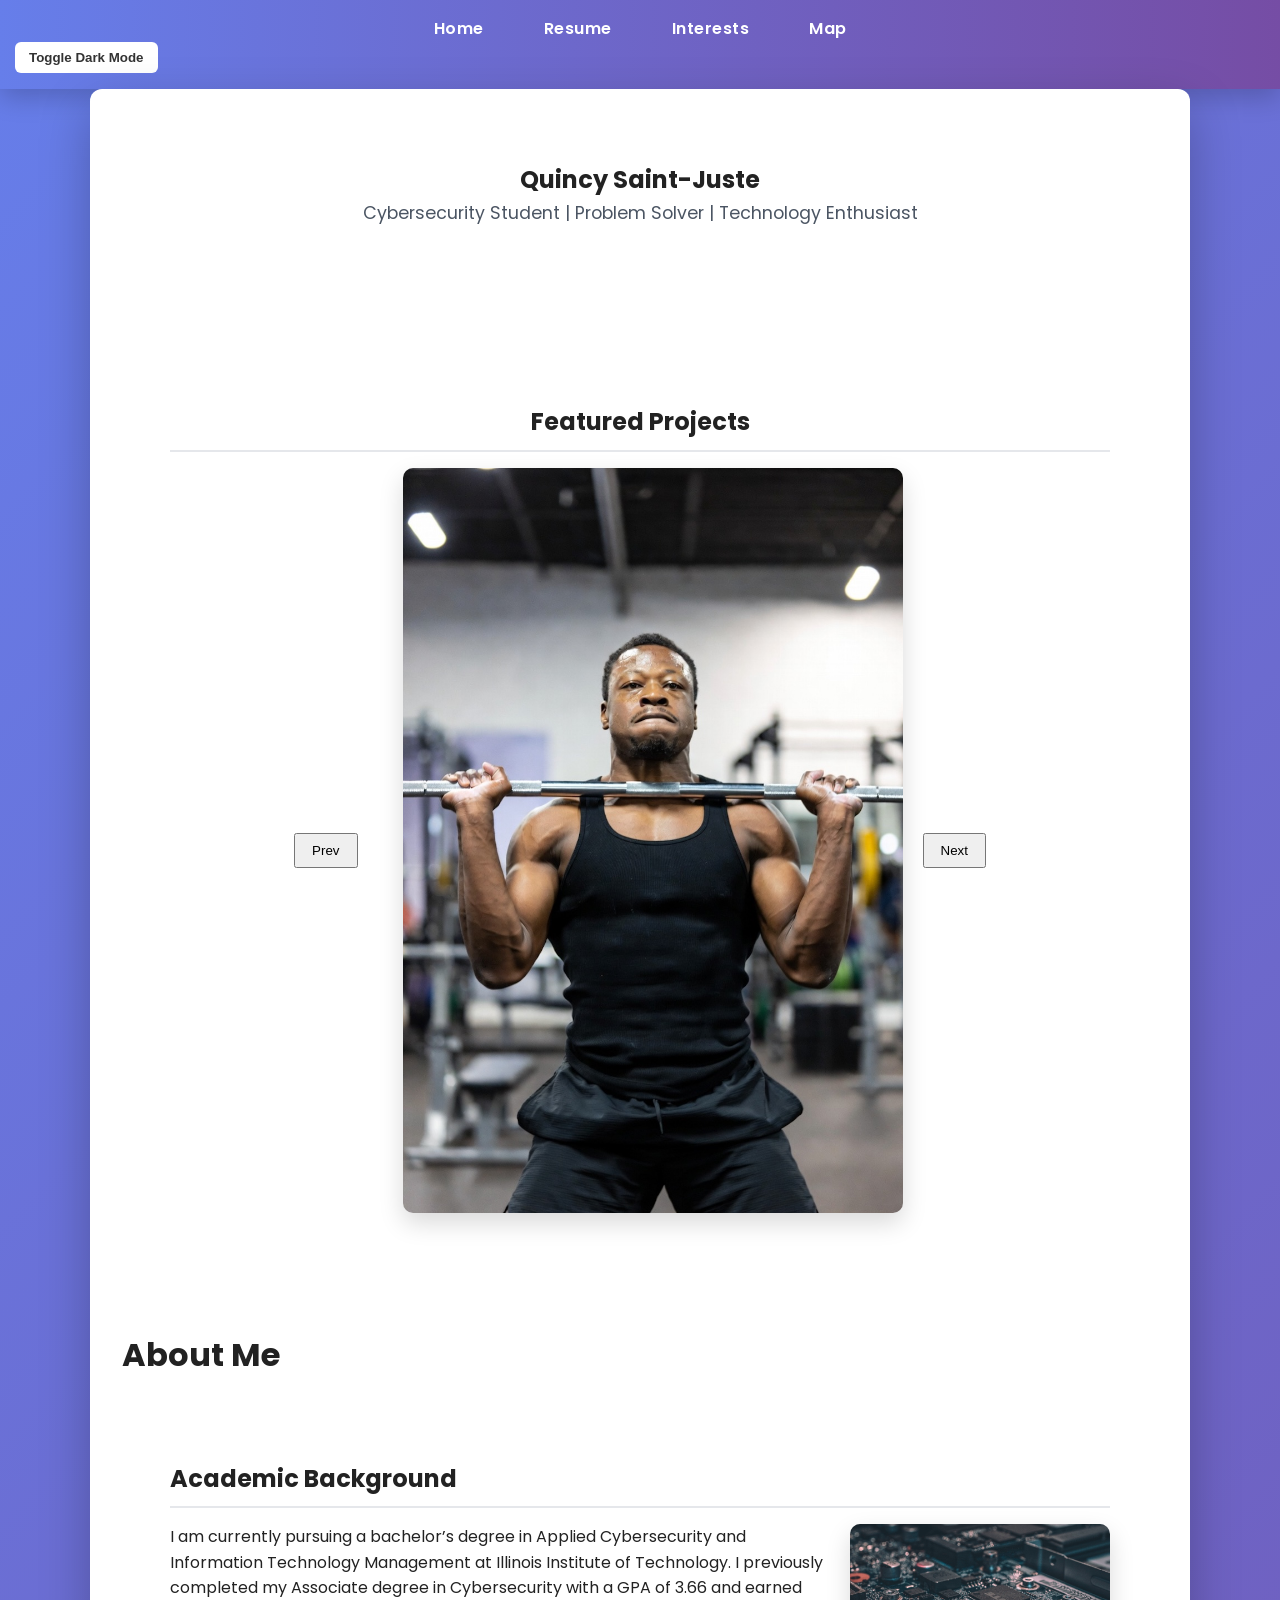
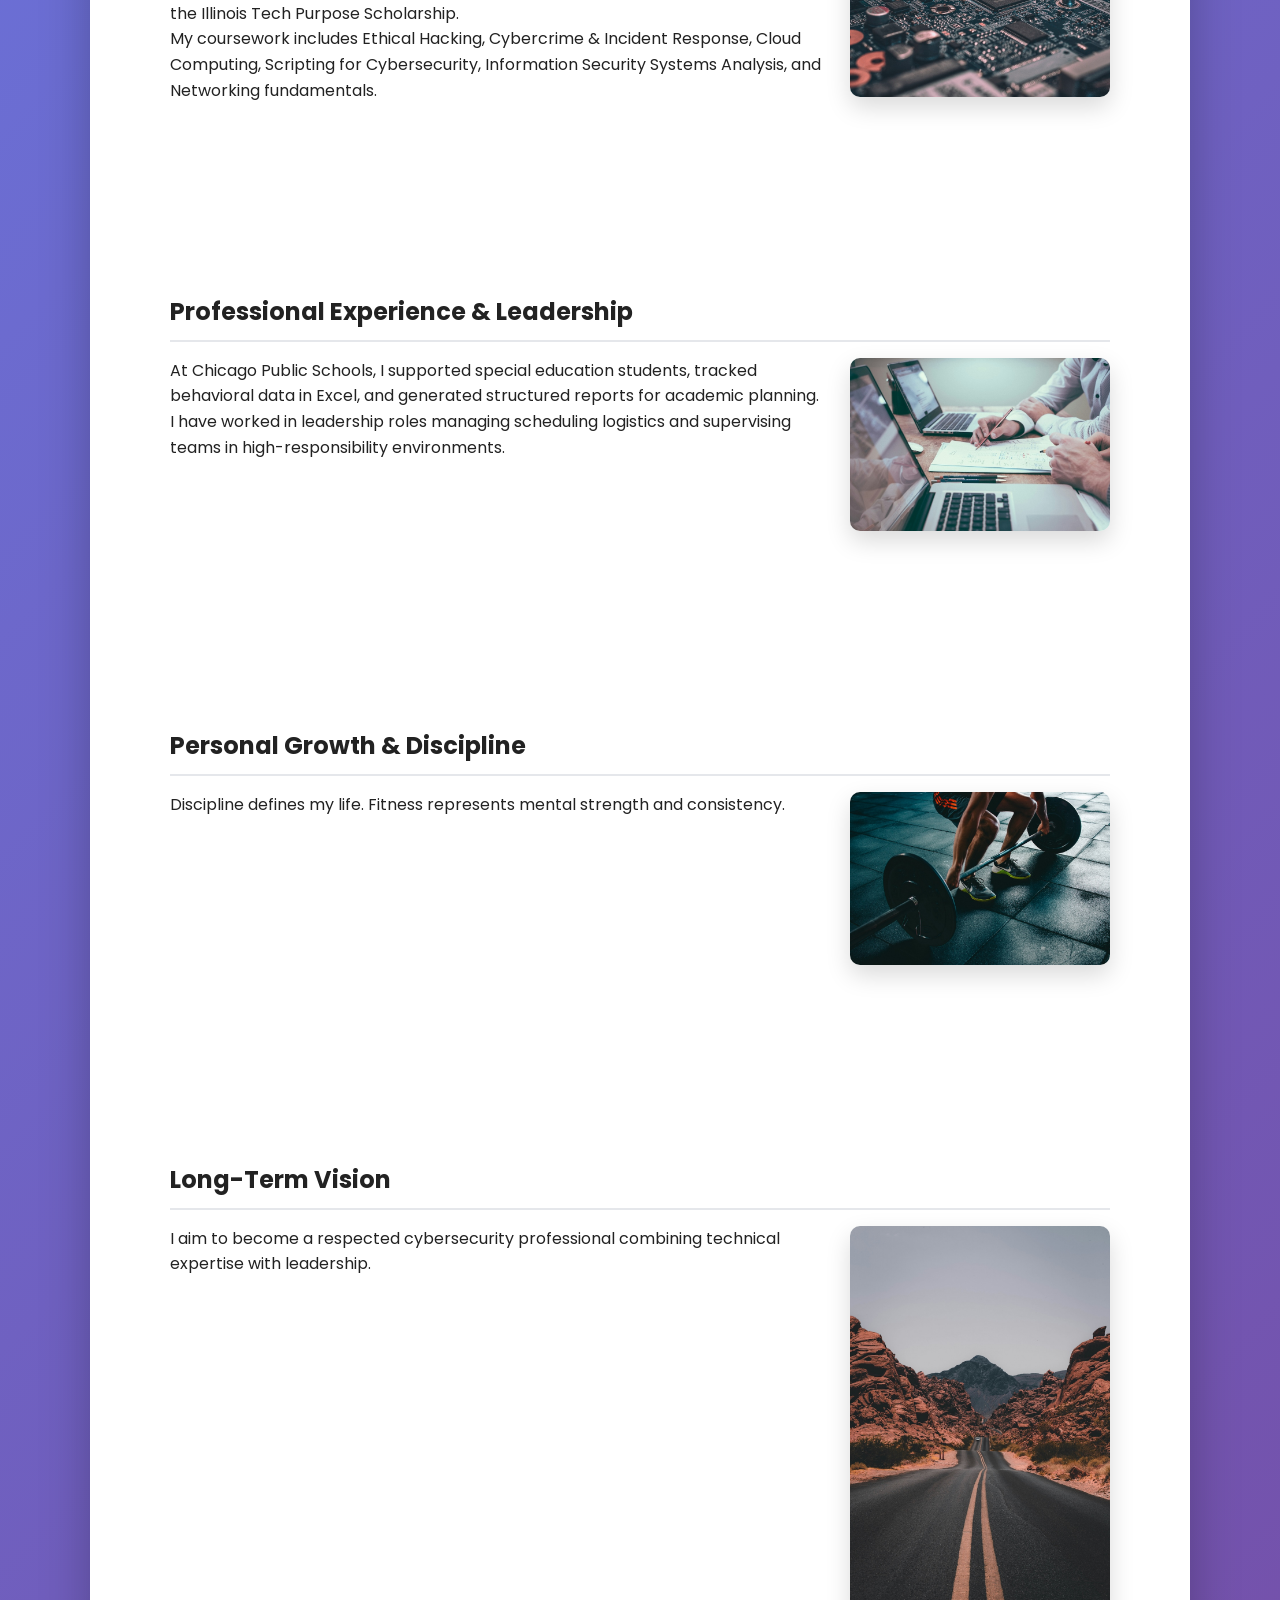
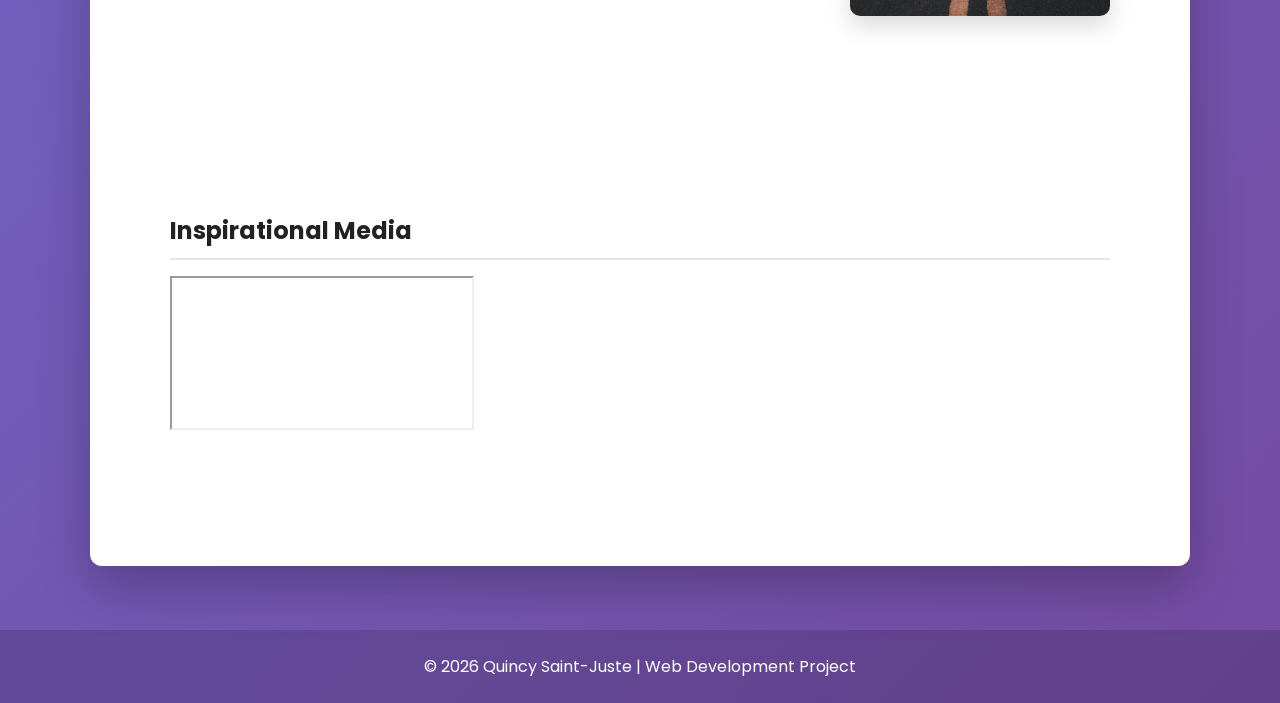
<file: index.html>
<!DOCTYPE html>
<html lang="en">
  <head>
    <meta charset="utf-8">
    <title>Home</title>
    <link rel="stylesheet" href="css/reset.css">
    <link rel="stylesheet" href="css/style.css">
    <script src="js/script.js" defer></script>
  </head>
  <body>
    <header>
      <nav>
        <ul>
          <li><a href="index.html">Home</a></li>
          <li><a href="resume.html">Resume</a></li>
          <li><a href="interests.html">Interests</a></li>
          <li><a href="map.html">Map</a></li>
        </ul>

        <button id="darkModeToggle">Toggle Dark Mode</button>

      </nav>
    </header>
    <main>

      <section class="hero">
          <h1>Quincy Saint-Juste</h1>
          <p>Cybersecurity Student | Problem Solver | Technology Enthusiast</p>
      </section>

      <section class="slider-section">
  <h2>Featured Projects</h2>

  <div class="slider-container">
    <button class="slider-btn" onclick="prevSlide()">Prev</button>

    <img id="slider-image" src="media/slide1.jpg" alt="Slider image">

    <button class="slider-btn" onclick="nextSlide()">Next</button>
  </div>
</section>
  
      <h1>About Me</h1>

      <section>
        <h2>Academic Background</h2>
        <img src="media/tech.jpg" alt="Close-up photograph of illuminated computer motherboard circuitry representing cybersecurity and information technology infrastructure">
        <p>
          I am currently pursuing a bachelor’s degree in Applied Cybersecurity and Information Technology Management at Illinois Institute of Technology. I previously completed my Associate degree in Cybersecurity with a GPA of 3.66 and earned the Illinois Tech Purpose Scholarship.
        </p>
        <p>
          My coursework includes Ethical Hacking, Cybercrime & Incident Response, Cloud Computing, Scripting for Cybersecurity, Information Security Systems Analysis, and Networking fundamentals.
        </p>
      </section>

      <section>
        <h2>Professional Experience & Leadership</h2>
        <img src="media/leadership.jpg" alt="Professional business meeting environment symbolizing leadership development and administrative experience">
        <p>
          At Chicago Public Schools, I supported special education students, tracked behavioral data in Excel, and generated structured reports for academic planning.
        </p>
        <p>
          I have worked in leadership roles managing scheduling logistics and supervising teams in high-responsibility environments.
        </p>
      </section>

      <section>
        <h2>Personal Growth & Discipline</h2>
        <img src="media/fitnesss.jpg" alt="Athlete lifting weights in gym environment representing physical discipline and mental resilience">
        <p>
          Discipline defines my life. Fitness represents mental strength and consistency.
        </p>
      </section>

      <section>
        <h2>Long-Term Vision</h2>
        <img src="media/vision.jpg" alt="Person standing at mountain overlook during sunrise representing long-term vision and goal setting">
        <p>
          I aim to become a respected cybersecurity professional combining technical expertise with leadership.
        </p>
      </section>

      <section>
        <h2>Inspirational Media</h2>
        <iframe
          src="https://www.youtube.com/embed/ZXsQAXx_ao0" title="Motivational speech about discipline and resilience" allowfullscreen>
        </iframe>
      </section>

    </main>

    <footer>
        <p>© 2026 Quincy Saint-Juste | Web Development Project</p>
    </footer>
    
    </body>
    </html>
</file>
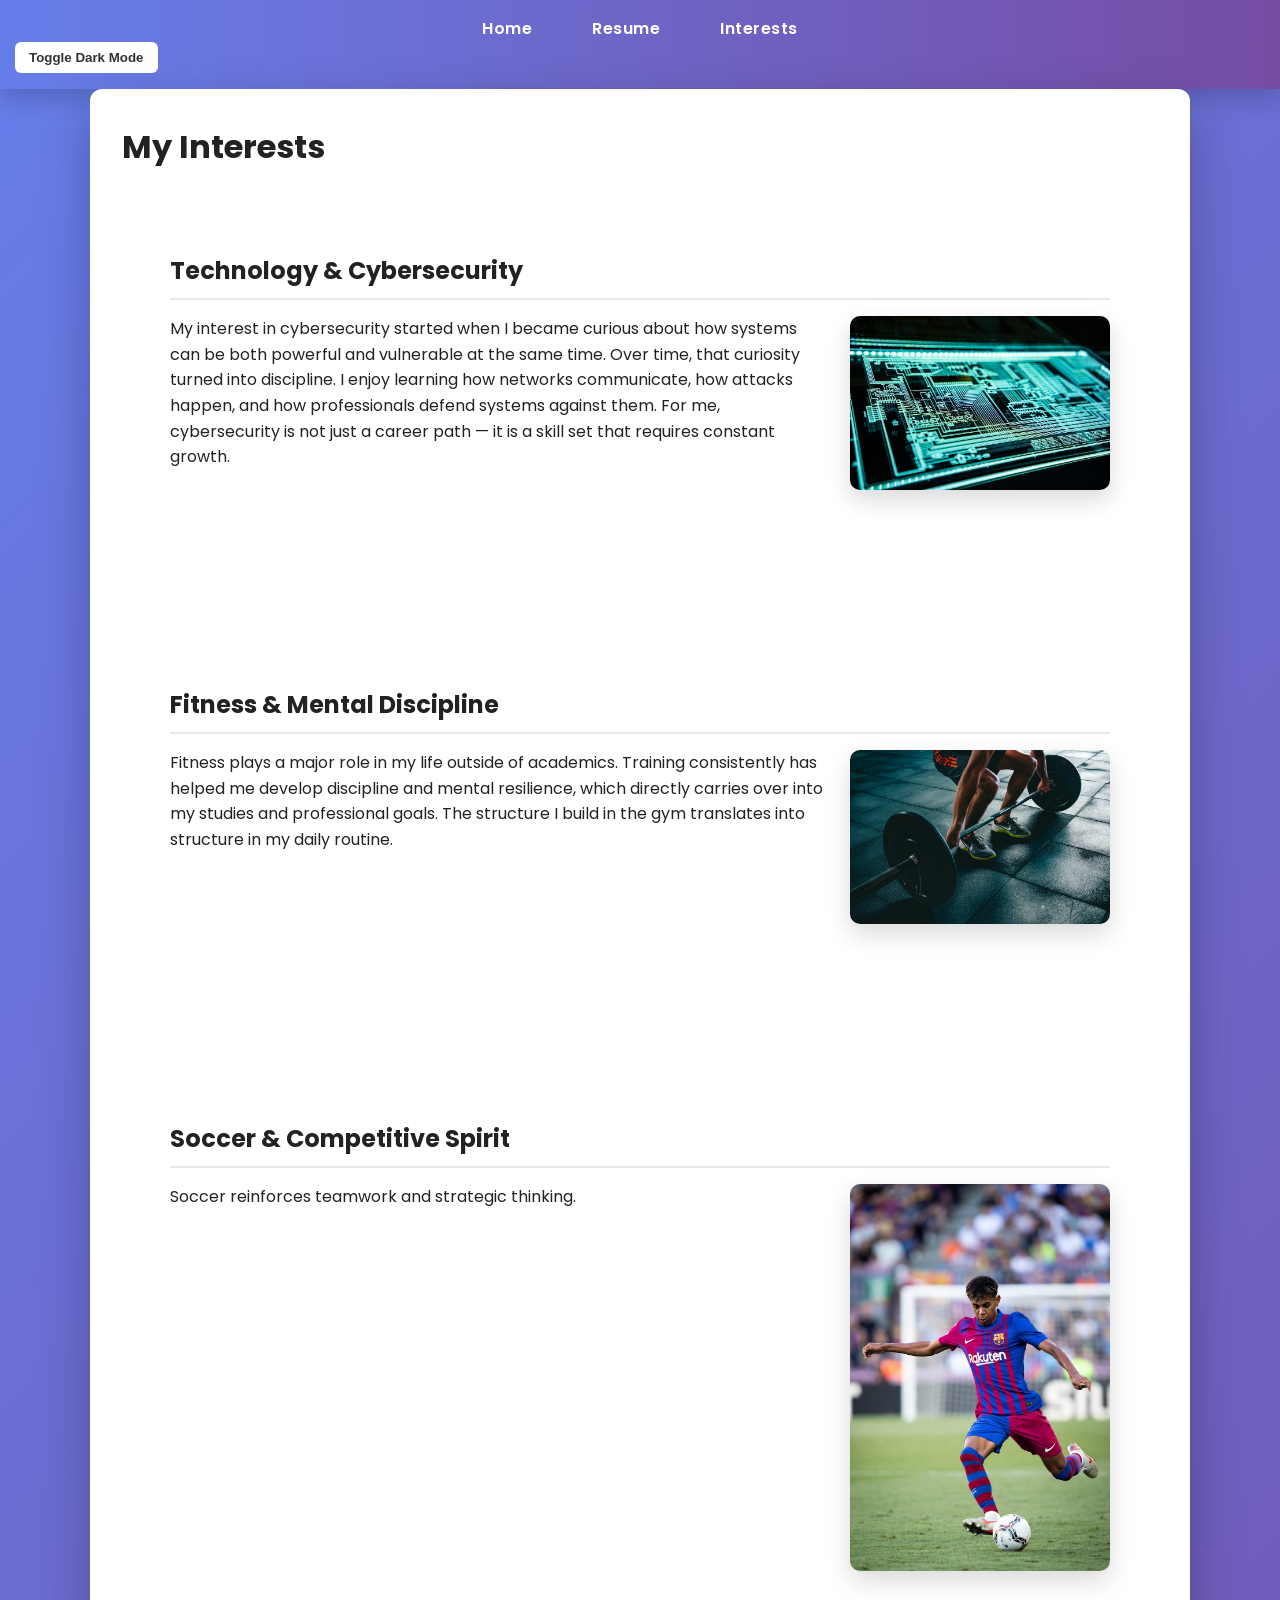
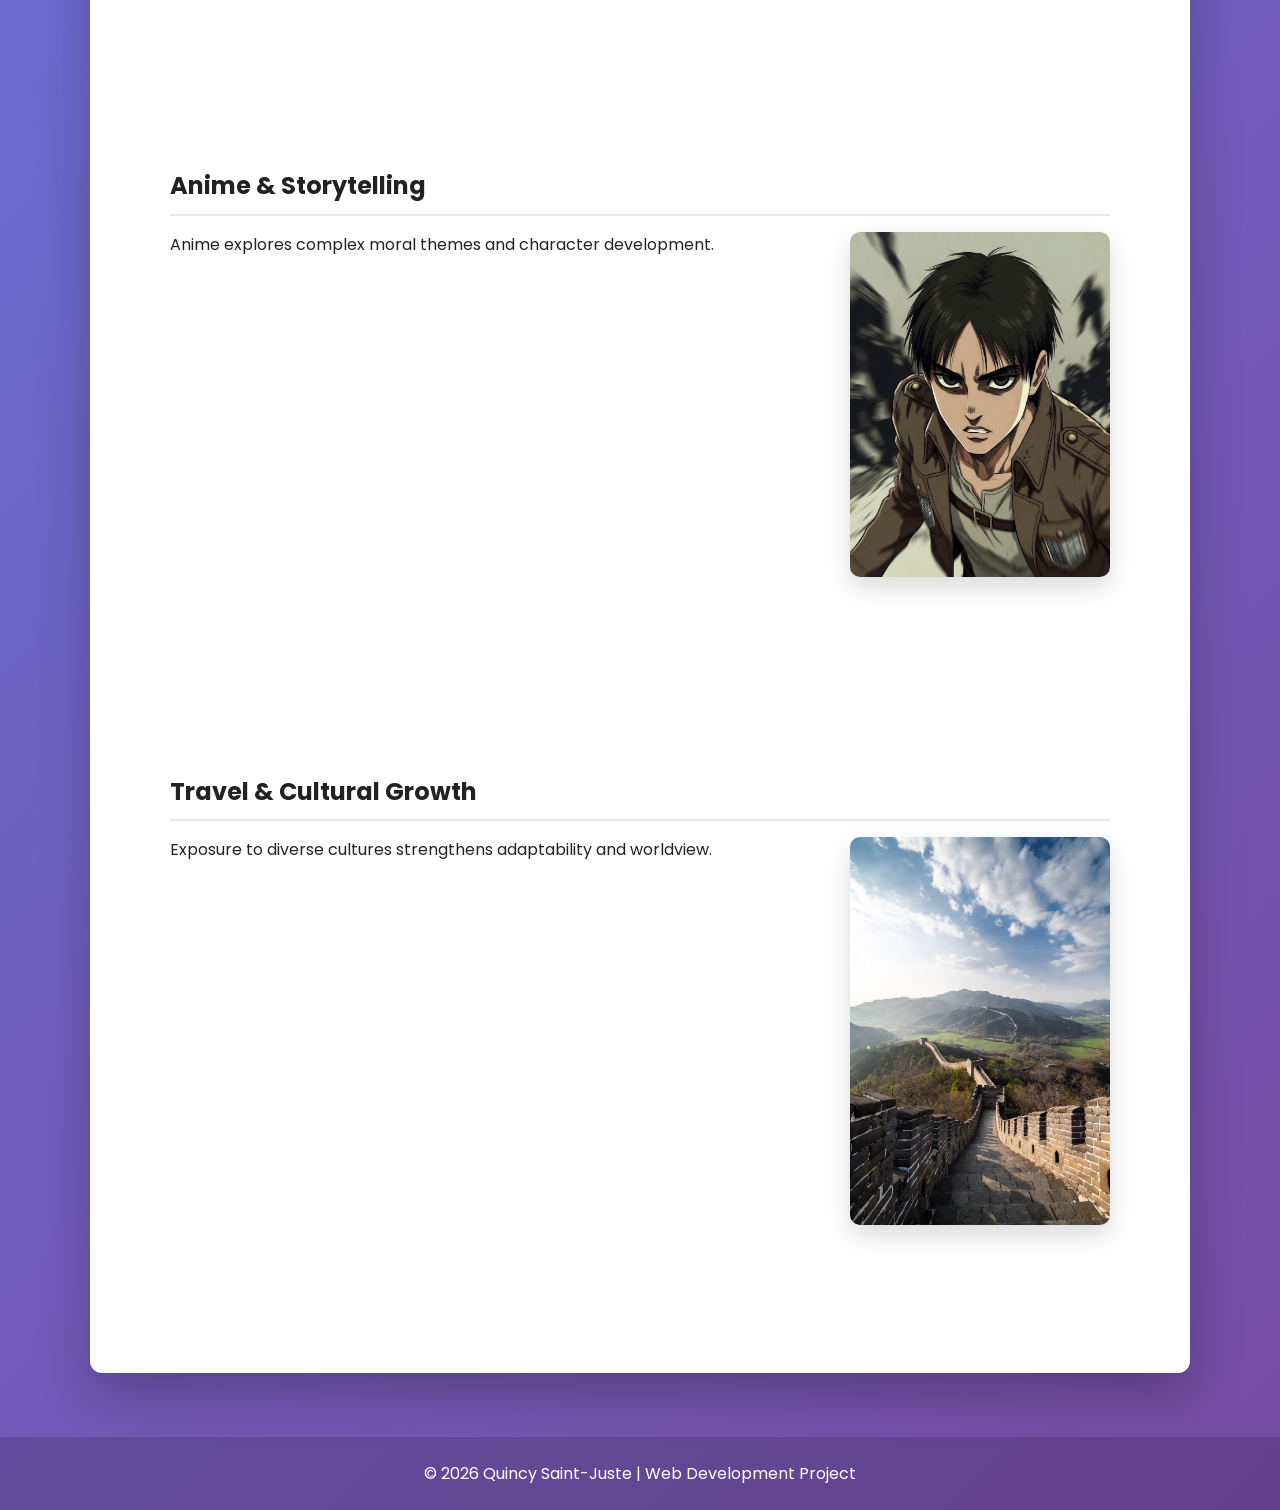
<file: interests.html>
<!DOCTYPE html>
<html lang="en">
  <head>
    <meta charset="utf-8">
    <title>Interests</title>
    <link rel="stylesheet" href="css/reset.css">
    <link rel="stylesheet" href="css/style.css">
    <script src="js/script.js" defer></script>
  </head>
  <body>
    <header>
      <nav>
        <ul>
          <li><a href="index.html">Home</a></li>
          <li><a href="resume.html">Resume</a></li>
          <li><a href="interests.html">Interests</a></li>
        </ul>

        <button id="darkModeToggle">Toggle Dark Mode</button>

      </nav>
    </header>
    <main>
      <h1>My Interests</h1>

      <section>
        <h2>Technology & Cybersecurity</h2>
        <img src="media/cyber.jpg" alt="Digital cybersecurity visualization showing encrypted network security interface">
        <p>
          My interest in cybersecurity started when I became curious about how systems can be both powerful and vulnerable at the same time. 
          Over time, that curiosity turned into discipline. I enjoy learning how networks communicate, how attacks happen, and how professionals defend systems against them. 
          For me, cybersecurity is not just a career path — it is a skill set that requires constant growth.
        </p>
      </section>

      <section>
        <h2>Fitness & Mental Discipline</h2>
        <img src="media/fitnesss.jpg" alt="Man performing strength training workout symbolizing discipline and mental toughness">
        <p>
          Fitness plays a major role in my life outside of academics. 
          Training consistently has helped me develop discipline and mental resilience, which directly carries over into my studies and professional goals. 
          The structure I build in the gym translates into structure in my daily routine.
        </p>
      </section>

      <section>
        <h2>Soccer & Competitive Spirit</h2>
        <img src="media/Soccer.jpg" alt="Professional soccer player competing on field demonstrating teamwork and competitive drive">
        <p>
          Soccer reinforces teamwork and strategic thinking.
        </p>
      </section>

      <section>
        <h2>Anime & Storytelling</h2>
        <img src="media/Eren.jpg" alt="Anime character Eren Yeager representing themes of determination and freedom">
        <p>
          Anime explores complex moral themes and character development.
        </p>
      </section>

      <section>
        <h2>Travel & Cultural Growth</h2>
        <img src="media/Travel.jpg" alt="Scenic travel landscape representing global awareness and cultural growth">
        <p>
          Exposure to diverse cultures strengthens adaptability and worldview.
        </p>
      </section>

    </main>

    <footer>
        <p>© 2026 Quincy Saint-Juste | Web Development Project</p>
    </footer>
    
    </body>
    </html>
</file>
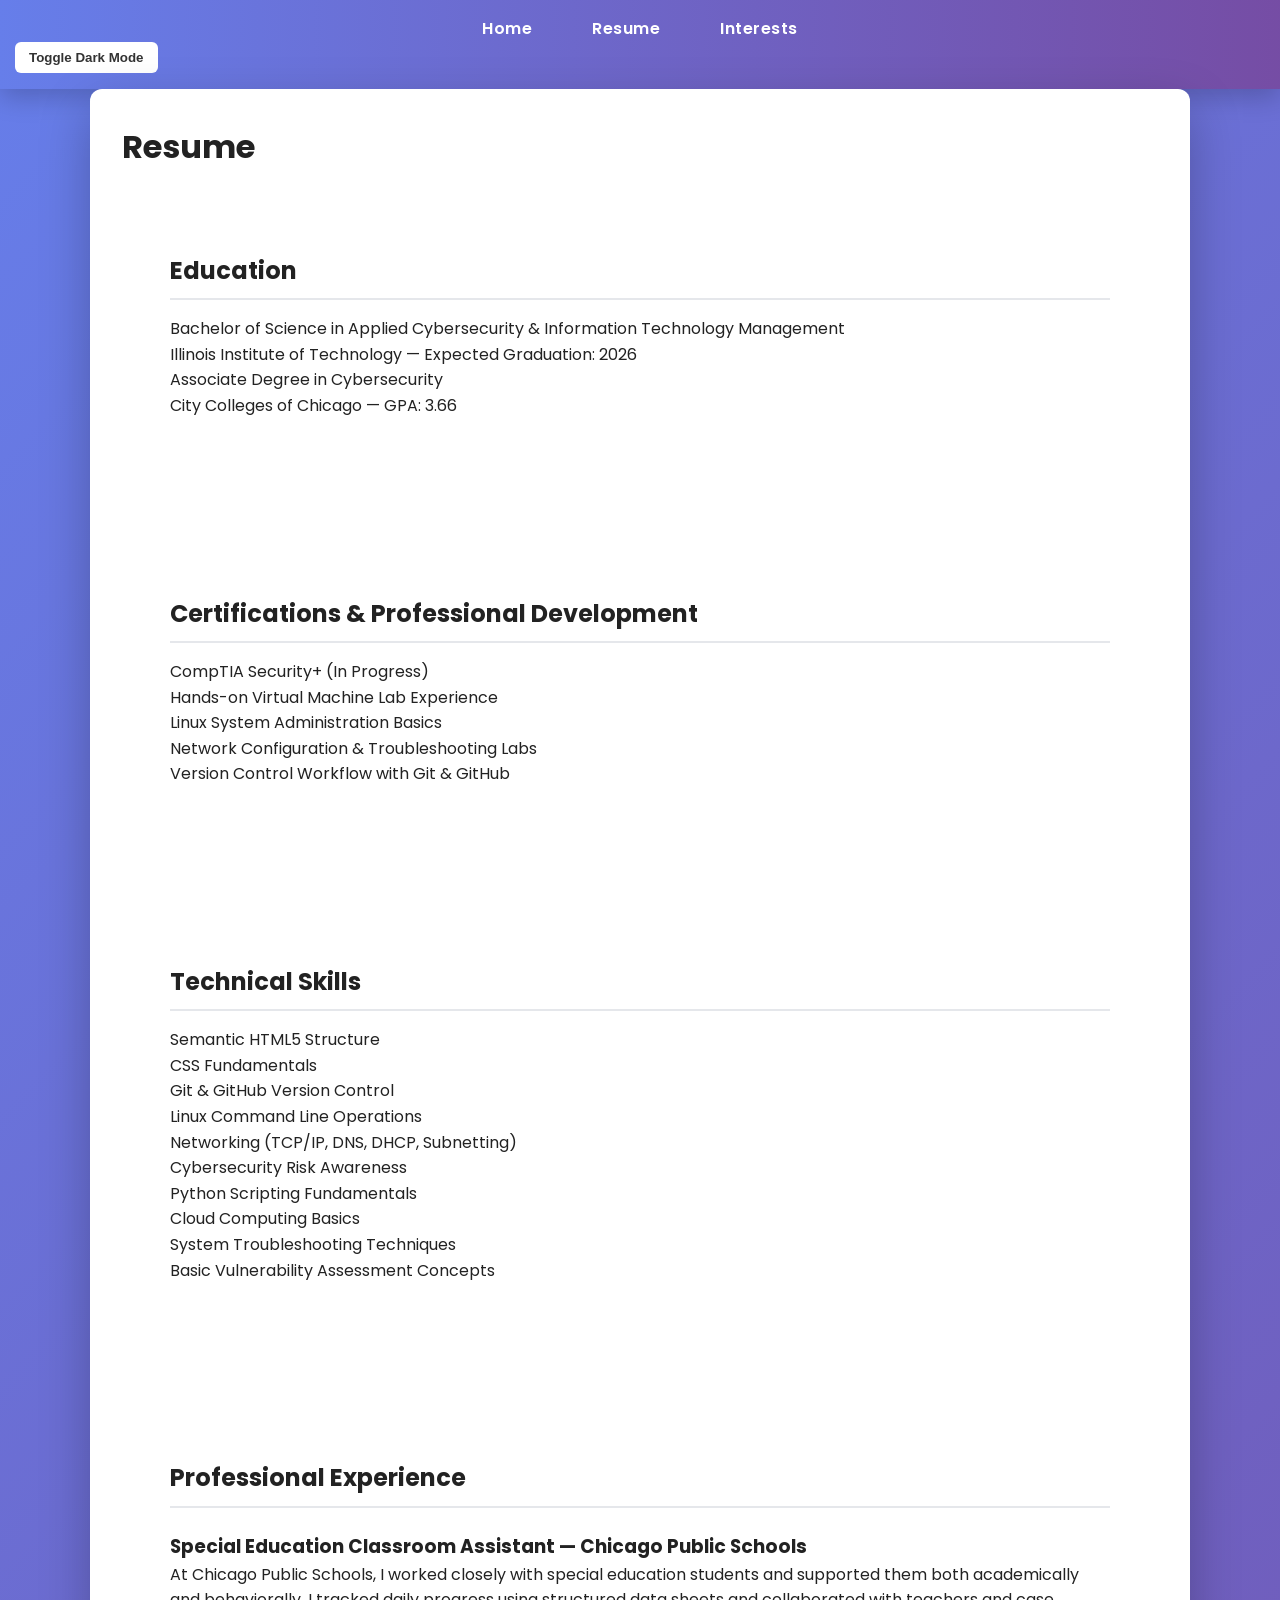
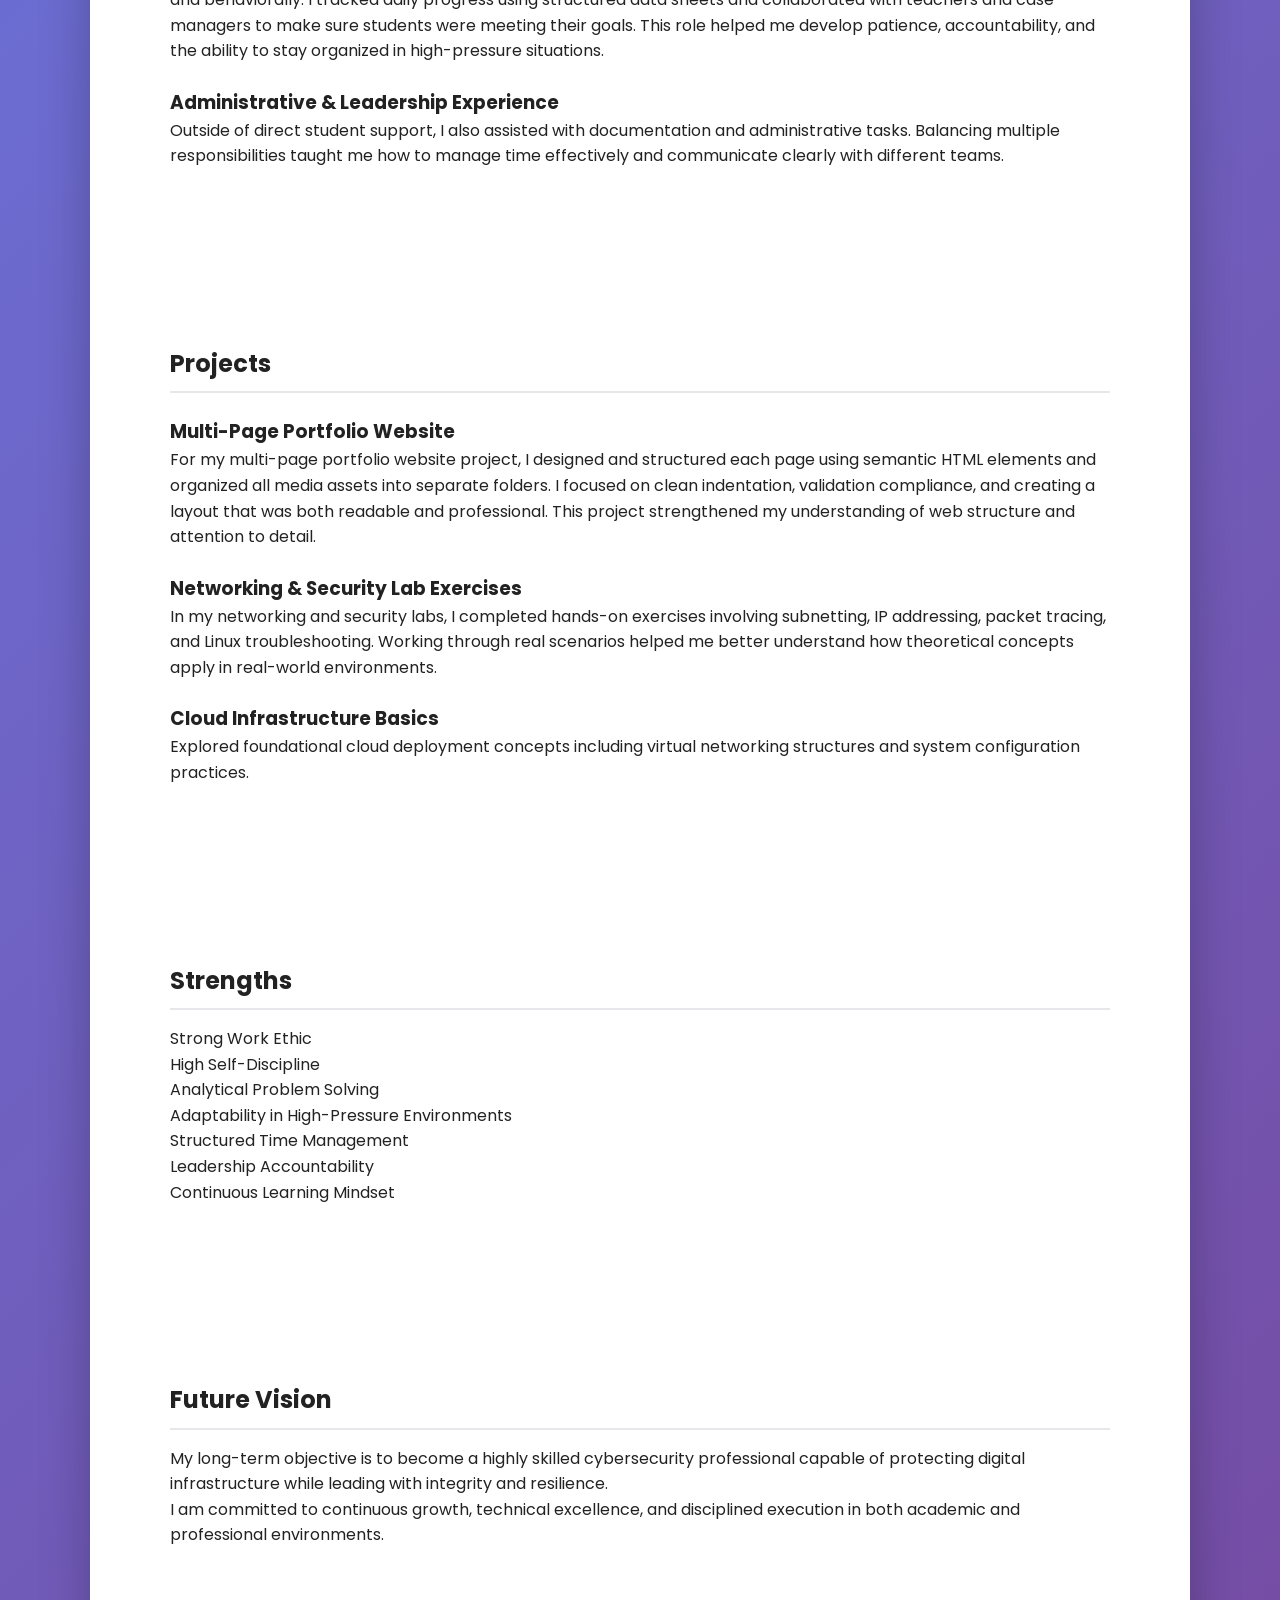
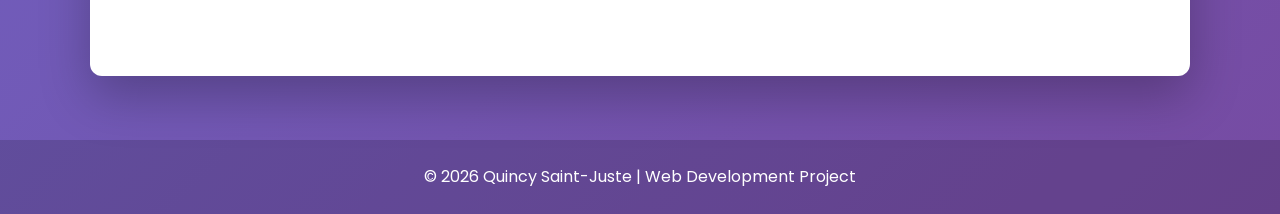
<file: resume.html>
<!DOCTYPE html>
<html lang="en">
  <head>
    <meta charset="utf-8">
    <title>Resume</title>
    <link rel="stylesheet" href="css/reset.css">
    <link rel="stylesheet" href="css/style.css">
    <script src="js/script.js" defer></script>
  </head>
  <body>
    <header>
      <nav>
        <ul>
          <li><a href="index.html">Home</a></li>
          <li><a href="resume.html">Resume</a></li>
          <li><a href="interests.html">Interests</a></li>
        </ul>
        
        <button id="darkModeToggle">Toggle Dark Mode</button>

      </nav>
    </header>
    <main>
      <h1>Resume</h1>

      <section>
        <h2>Education</h2>
        <p>
          Bachelor of Science in Applied Cybersecurity & Information Technology Management<br>
          Illinois Institute of Technology — Expected Graduation: 2026
        </p>
        <p>
          Associate Degree in Cybersecurity<br>
          City Colleges of Chicago — GPA: 3.66
        </p>
      </section>

      <section>
        <h2>Certifications & Professional Development</h2>
        <ul>
          <li>CompTIA Security+ (In Progress)</li>
          <li>Hands-on Virtual Machine Lab Experience</li>
          <li>Linux System Administration Basics</li>
          <li>Network Configuration & Troubleshooting Labs</li>
          <li>Version Control Workflow with Git & GitHub</li>
        </ul>
      </section>

      <section>
        <h2>Technical Skills</h2>
        <ul>
          <li>Semantic HTML5 Structure</li>
          <li>CSS Fundamentals</li>
          <li>Git & GitHub Version Control</li>
          <li>Linux Command Line Operations</li>
          <li>Networking (TCP/IP, DNS, DHCP, Subnetting)</li>
          <li>Cybersecurity Risk Awareness</li>
          <li>Python Scripting Fundamentals</li>
          <li>Cloud Computing Basics</li>
          <li>System Troubleshooting Techniques</li>
          <li>Basic Vulnerability Assessment Concepts</li>
        </ul>
      </section>

      <section>
        <h2>Professional Experience</h2>

        <h3>Special Education Classroom Assistant — Chicago Public Schools</h3>
        <p>
          At Chicago Public Schools, I worked closely with special education students and supported them both academically and behaviorally. 
          I tracked daily progress using structured data sheets and collaborated with teachers and case managers to make sure students were meeting their goals. 
          This role helped me develop patience, accountability, and the ability to stay organized in high-pressure situations.
        </p>

        <h3>Administrative & Leadership Experience</h3>
        <p>
          Outside of direct student support, I also assisted with documentation and administrative tasks. 
          Balancing multiple responsibilities taught me how to manage time effectively and communicate clearly with different teams.
        </p>
      </section>

      <section>
        <h2>Projects</h2>

        <h3>Multi-Page Portfolio Website</h3>
        <p>
          For my multi-page portfolio website project, I designed and structured each page using semantic HTML elements and organized all media assets into separate folders. 
          I focused on clean indentation, validation compliance, and creating a layout that was both readable and professional. 
          This project strengthened my understanding of web structure and attention to detail.
        </p>

        <h3>Networking & Security Lab Exercises</h3>
        <p>
          In my networking and security labs, I completed hands-on exercises involving subnetting, IP addressing, packet tracing, and Linux troubleshooting. 
          Working through real scenarios helped me better understand how theoretical concepts apply in real-world environments.
        </p>

        <h3>Cloud Infrastructure Basics</h3>
        <p>
          Explored foundational cloud deployment concepts including virtual networking structures and system configuration practices.
        </p>
      </section>

      <section>
        <h2>Strengths</h2>
        <ul>
          <li>Strong Work Ethic</li>
          <li>High Self-Discipline</li>
          <li>Analytical Problem Solving</li>
          <li>Adaptability in High-Pressure Environments</li>
          <li>Structured Time Management</li>
          <li>Leadership Accountability</li>
          <li>Continuous Learning Mindset</li>
        </ul>
      </section>

      <section>
        <h2>Future Vision</h2>
        <p>
          My long-term objective is to become a highly skilled cybersecurity professional capable of protecting digital infrastructure while leading with integrity and resilience.
        </p>
        <p>
          I am committed to continuous growth, technical excellence, and disciplined execution in both academic and professional environments.
        </p>
      </section>

    </main>

    <footer>
        <p>© 2026 Quincy Saint-Juste | Web Development Project</p>
    </footer>
    
    </body>
    </html>
</file>
<file: css/style.css>
@import url('https://fonts.googleapis.com/css2?family=Poppins:wght@400;600&display=swap');

body {
    font-family: 'Poppins', Arial, sans-serif;
    line-height: 1.6;
    margin: 0;
    color: #222;
    background: linear-gradient(135deg, #667eea, #764ba2, #4facfe, #00f2fe);
    background-size: 300% 300%;
    animation: gradientShift 15s ease infinite;
}

@keyframes gradientShift {
    0% { background-position: 0% 50%; }
    50% { background-position: 100% 50%; }
    100% { background-position: 0% 50%; }
}

header {
    background: linear-gradient(90deg, rgba(102,126,234,0.95), rgba(118,75,162,0.95));
    padding: 1rem 0;
    box-shadow: 0 8px 25px rgba(0, 0, 0, 0.2);
}

nav ul {
    list-style: none;
    padding: 0;
    margin: 0 auto;
    width: fit-content;
}

nav ul li {
    float: left;
    margin: 0 20px;
}

header::after {
    content: "";
    display: block;
    clear: both;
}

nav a {
    color: #ffffff;
    text-decoration: none;
    font-weight: 600;
    font-size: 1rem;
    letter-spacing: 0.5px;
    transition: all 0.3s ease;
}

nav a:hover {
    color: #facc15;
}

main {
    position: relative;
    max-width: 850px;
    margin: 4rem auto;
    padding: 2.5rem;
    background: #ffffff;
    border-radius: 12px;
    box-shadow: 0 20px 50px rgba(0, 0, 0, 0.25);
    overflow: hidden;
}

.hero {
    position: relative;
    text-align: center;
    padding-top: 40px;
    margin-bottom: 3rem;
}

.hero h1 {
    position: relative;   /* still counts */
}

.hero p {
    font-size: 1.1rem;
    color: #4b5563;
}

h2 {
    margin-top: 2rem;
    margin-bottom: 1rem;
    border-bottom: 2px solid #e5e7eb;
    padding-bottom: 0.5rem;
}

h3 {
    margin-top: 1.5rem;
}

section img {
    float: right;
    width: 260px;
    margin: 0 0 20px 25px;
    border-radius: 10px;
    box-shadow: 0 10px 25px rgba(0, 0, 0, 0.15);
}

section::after {
    content: "";
    display: block;
    clear: both;
}

section {
    margin-bottom: 3rem;
}

footer {
    text-align: center;
    padding: 1.5rem;
    background: rgba(0, 0, 0, 0.15);
    color: white;
    margin-top: 4rem;
}

#map {
  height: 400px;
  width: 100%;
  margin-top: 20px;
  border-radius: 10px;
}

#darkModeToggle {
  background-color: white;
  color: #333;
  border: none;
  padding: 8px 14px;
  border-radius: 6px;
  cursor: pointer;
  margin-left: 15px;
  font-weight: bold;
}

#darkModeToggle:hover {
  background-color: #ddd;
}

/* ===== Dark Mode Styles ===== */

body.dark-mode {
  background: #121212;
  color: #f5f5f5;
}

body.dark-mode header {
  background: #1e1e1e;
}

body.dark-mode nav a {
  color: #f5f5f5;
}

body.dark-mode button {
  background: #333;
  color: white;
  border: 1px solid #555;
}

body.dark-mode main {
  background: #1e1e1e;
}

/* Tablet breakpoint */
@media (min-width: 600px) {

  nav ul {
    display: flex;
    justify-content: center;
    gap: 20px;
  }

  main {
    padding: 2rem;
  }

}

/* Desktop breakpoint */
@media (min-width: 900px) {

  main {
    max-width: 1100px;
    margin: 0 auto;
  }

  section {
    padding: 3rem;
  }

}

/* ===== Image Slider Styles ===== */

.slider-section {
  text-align: center;
  margin: 3rem 0;
}

.slider-container {
  display: flex;
  align-items: center;
  justify-content: center;
  gap: 20px;
}

#slider-image {
  width: 100%;
  max-width: 500px;
  border-radius: 10px;
}

.slider-btn {
  padding: 8px 16px;
  cursor: pointer;
}
</file>
